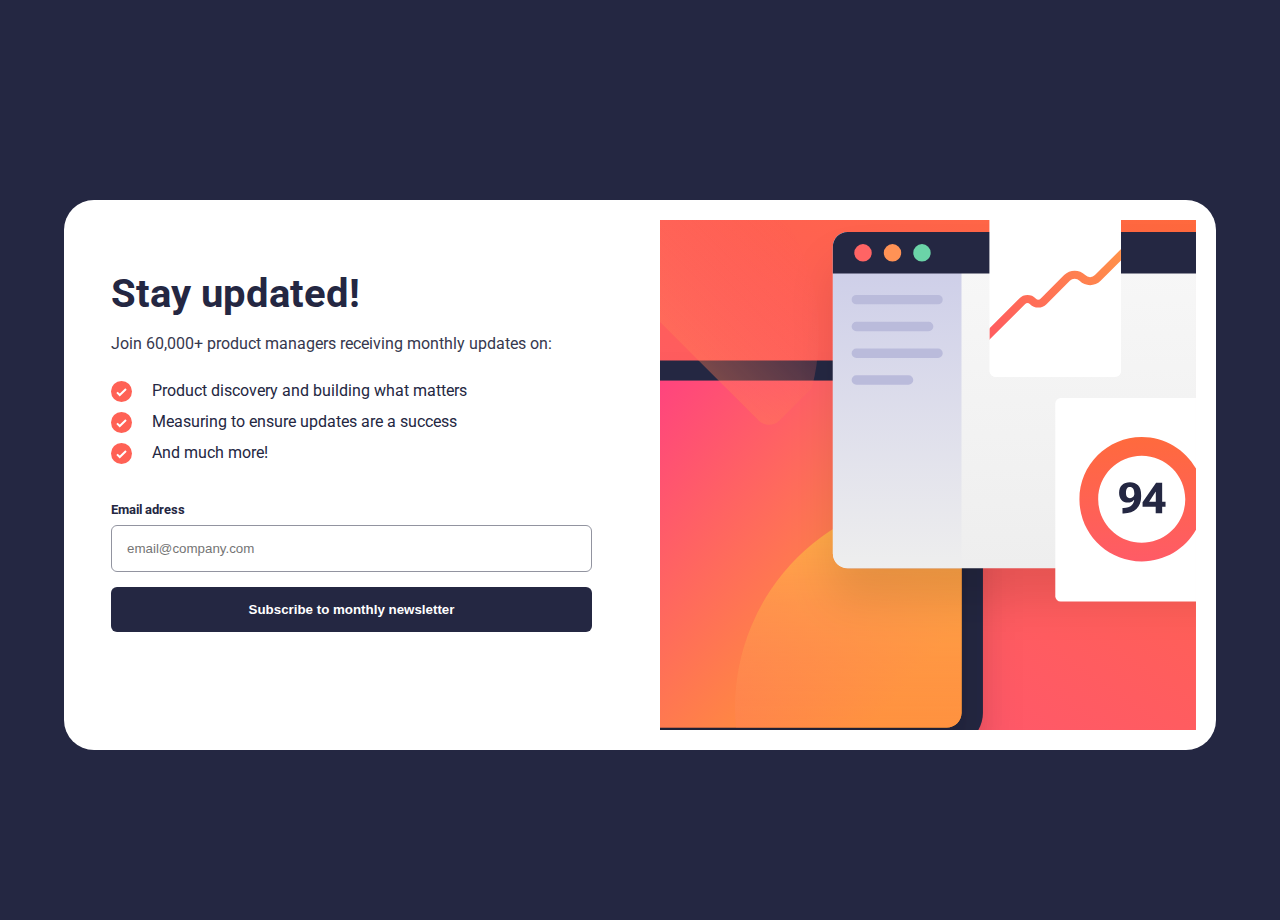
<file: index.html>
<!DOCTYPE html>
<html lang="en">
<head>
  <meta charset="UTF-8">
  <meta name="viewport" content="width=device-width, initial-scale=1.0"> 
  <link rel="icon" type="image/png" sizes="32x32" href="./assets/images/favicon-32x32.png">
  <link rel="stylesheet" href="main.css" id="link">
  <title>Sign up</title>


</head>
<body>
   <div class="sign-up" id="s">
    <div class="sign-up__right-desktop">
    <picture>
      <source media="(max-width:48em)" srcset="assets/images/illustration-sign-up-mobile.svg">
     <source media="(min-width:48em)" srcset="assets/images/illustration-sign-up-desktop.svg" > 
      <img src="assets/images/illustration-sign-up-mobile.svg" alt="illustration" class="sign-up__illustration">
    </picture> 
    
    </div>

    <div class="sign-up__left-desktop">
       <h1 class="sign-up__heading">Stay updated!</h1>
       <p class="sign-up__description">
        Join 60,000+ product managers receiving monthly updates on:
       </p>
 
       <ul class="sign-up__updates">
        <li class="sign-up__item">
          <img src="assets/images/icon-list.svg" alt="icon-list">
          <p class="sign-up__update">
            Product discovery and building what matters
          </p>
        </li>
        <li class="sign-up__item">
          <img src="assets/images/icon-list.svg" alt="icon-list">
          <p class="sign-up__update">
            Measuring to ensure updates are a success
          </p>
        </li>
        <li class="sign-up__item">
          <img src="assets/images/icon-list.svg" alt="icon-list">
          <p class="sign-up__update">
             And much more!
          </p>
        </li>
       </ul>
       <form action="" class="sign-up__form" id="form">
        <div style="display: flex; justify-content: space-between">
        <label for="email" class="sign-up__label">Email adress</label>
        <p class="validate" style="display: none;" id="invalid">Valid email required</p>
       </div>
        <input type="email" class="sign-up__email" placeholder="email@company.com" id="email">
        <button type="submit" class="sign-up__button">
          Subscribe to monthly newsletter
        </button>
       </form>
      </div>
   </div>



   <div class="success" style="display: none;" id="d">
    <img src="assets/images/icon-success.svg" alt="success" class="success__icon">
    <h1 class="success__heading">
        Thanks for subscribing!
    </h1>
    <p class="success__description">
        A confirmation email has been sent to <span class="success__email">
            ash@loremcompany.com.
        </span>
        Please open it and click the button inside to confirm your subscription.
    </p>
    <button class="success__confirm" id="dimiss">
        Dimiss message
    </button>
</div>


   <script src="script.js"></script>
</body>
</html>
</file>
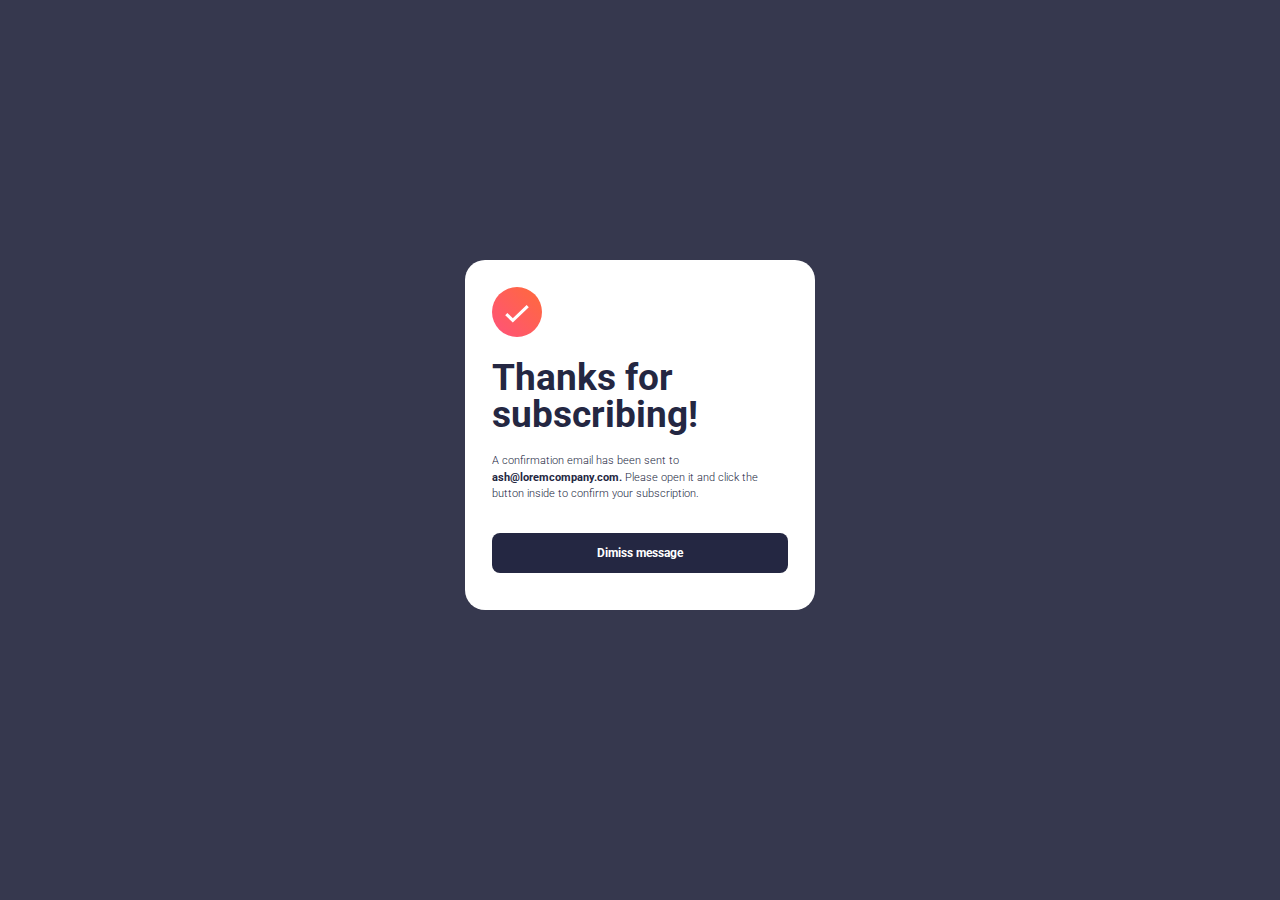
<file: success-desktop.html>
<!DOCTYPE html>
<html lang="en">
<head>
    <meta charset="UTF-8">
    <meta name="viewport" content="width=device-width, initial-scale=1.0">
    <link rel="stylesheet" href="main2.css">
    <link rel="icon" type="image/png" sizes="32x32" href="./assets/images/favicon-32x32.png">
    <title>Subscribe success</title>
</head>
<body>

    <div class="success">
        <img src="assets/images/icon-success.svg" alt="success" class="success__icon">
        <h1 class="success__heading">
            Thanks for subscribing!
        </h1>
        <p class="success__description">
            A confirmation email has been sent to <span class="success__email">
                ash@loremcompany.com.
            </span>
            Please open it and click the button inside to confirm your subscription.
        </p>
        <button class="success__confirm">
            Dimiss message
        </button>
    </div>
    
</body>
</html>
</file>
<file: main.css>
@import url("https://fonts.googleapis.com/css2?family=Roboto:wght@400;700&display=swap");
* {
  padding: 0;
  margin: 0;
  box-sizing: border-box;
}

html {
  font-size: 62.5%;
  font-family: "Roboto", sans-serif;
}

body {
  padding-bottom: 3rem;
}

.sign-up__illustration {
  width: 100%;
  max-height: 80%;
  margin-bottom: 3rem;
}

.sign-up__heading {
  font-size: 3rem;
  font-weight: 700;
  color: hsl(234, 29%, 20%);
  margin-inline: 1.7rem;
  margin-bottom: 1.5rem;
}

.sign-up__description {
  font-size: 1.6rem;
  font-weight: 400;
  margin-inline: 1.7rem;
  color: hsl(235, 18%, 26%);
  margin-bottom: 2.5rem;
}

.sign-up__item {
  display: flex;
  align-items: self-start;
  margin-bottom: 1rem;
}

.sign-up__updates {
  list-style: none;
  margin-inline: 1.7rem;
  margin-bottom: 3.8rem;
}
.sign-up__update {
  font-size: 1.6rem;
  font-weight: 400;
  color: hsl(234, 29%, 20%);
  display: inline-block;
  margin-left: 2rem;
}

.sign-up__form {
  display: flex;
  flex-direction: column;
  margin: 0 2.8rem 0 1.7rem;
}

.sign-up__label {
  font-size: 1.3rem;
  color: hsl(234, 29%, 20%);
  font-weight: 700;
  margin-bottom: 0.8rem;
}

.sign-up__email {
  padding: 1.5rem;
  border-radius: 6px;
  border: 1px solid hsl(231, 7%, 60%);
  margin-bottom: 1.5rem;
}
.sign-up__email:focus {
  outline: none;
}
.sign-up__email::-moz-placeholder {
  font-weight: 400;
}
.sign-up__email::placeholder {
  font-weight: 400;
}

.sign-up__button {
  text-align: center;
  padding-block: 1.5rem;
  color: white;
  font-weight: 700;
  background-color: hsl(234, 29%, 20%);
  border-radius: 6px;
  border: none;
  cursor: pointer;
  position: relative;
  z-index: 1;
}
.sign-up__button::before {
  content: " ";
  position: absolute;
  inset: 0;
  border-radius: 7px;
  background: linear-gradient(to right, rgba(245, 28, 64, 0.8), rgba(253, 96, 57, 0.9882352941));
  opacity: 0;
  z-index: -1;
}

.validate {
  font-size: 1.2rem;
}

.error-text {
  color: red;
}

.error-input {
  background-color: rgba(249, 64, 64, 0.528);
  border-color: rgb(249, 48, 48);
}
.error-input::-moz-placeholder {
  color: rgb(238, 77, 77);
}
.error-input::placeholder {
  color: rgb(238, 77, 77);
}

@media only screen and (hover: hover) {
  .sign-up__button:hover::before {
    opacity: 1;
  }
  .sign-up__button:hover {
    background-color: transparent;
  }
}
@media only screen and (min-width: 28.125em) {
  html {
    font-size: 80%;
  }
}
@media only screen and (min-width: 40.625em) {
  html {
    font-size: 85%;
  }
}
@media only screen and (min-width: 48em) {
  html {
    font-size: 62.5%;
    padding-top: 2rem;
  }
  body {
    display: flex;
    align-items: center;
    justify-content: center;
    height: 100vh;
    padding: 6rem 0 5rem 0;
    background-color: hsl(234, 29%, 20%);
  }
  .sign-up {
    display: flex;
    flex-direction: row-reverse;
    height: 550px;
    width: 90%;
    background-color: white;
    border-radius: 30px;
  }
  .sign-up__illustration {
    height: 100%;
    width: 100%;
    -o-object-fit: cover;
       object-fit: cover;
    max-height: none;
    margin-bottom: 0;
  }
  .sign-up__right-desktop {
    padding: 2rem;
    width: 50%;
  }
  .sign-up__left-desktop {
    padding: 7rem 2rem 0 3rem;
    width: 50%;
  }
  .sign-up__heading {
    font-size: 4rem;
  }
  .sign-up__description {
    line-height: 1.5;
  }
}/*# sourceMappingURL=main.css.map */
</file>
<file: main2.css>
@import url("https://fonts.googleapis.com/css2?family=Roboto:wght@400;700&display=swap");
* {
  padding: 0;
  margin: 0;
  box-sizing: border-box;
}

html {
  font-size: 62.5%;
  font-family: "Roboto", sans-serif;
}

body {
  padding-bottom: 3rem;
}

body {
  display: flex;
  align-items: center;
  justify-content: center;
  height: 100svh;
  background-color: hsl(235, 18%, 26%);
}

.success {
  background-color: white;
  max-width: 35rem;
  padding: 2.7rem;
  border-radius: 20px;
}
.success__icon {
  height: 5rem;
  margin-bottom: 2rem;
}
.success__heading {
  color: hsl(234, 29%, 20%);
  font-size: 3.7rem;
  font-weight: 700;
  max-width: 10ch;
  line-height: 1;
  margin-bottom: 2rem;
}
.success__description {
  font-size: 1.1rem;
  line-height: 1.5;
  color: hsl(234, 29%, 20%);
  margin-bottom: 3rem;
  font-weight: 300;
}
.success__confirm {
  font-family: inherit;
  text-align: center;
  width: 100%;
  padding-block: 1.3rem;
  border-radius: 8px;
  margin-bottom: 1rem;
  outline: none;
  color: white;
  font-weight: 700;
  font-size: 1.2rem;
  border: none;
  cursor: pointer;
  background-color: hsl(234, 29%, 20%);
  position: relative;
  z-index: 1;
  transition: background-color 0.3s;
}
.success__confirm::before {
  content: " ";
  position: absolute;
  inset: 0;
  border-radius: 10px;
  background: linear-gradient(to right, rgba(245, 28, 64, 0.8), rgba(253, 96, 57, 0.9882352941));
  opacity: 0;
  z-index: -1;
}
@media only screen and (hover: hover) {
  .success .success__confirm:hover::before {
    opacity: 1;
  }
  .success .success__confirm:hover {
    background-color: transparent;
  }
}
.success__email {
  font-weight: 700;
}

@media only screen and (max-width: 21.875em) {
  body {
    display: block;
    padding: 0;
  }
  .success {
    height: 100%;
    width: 100%;
    padding-top: 40%;
  }
  .success__icon {
    margin-bottom: 4rem;
  }
  .success__confirm {
    position: absolute;
    max-width: 20rem;
    bottom: 2rem;
  }
}/*# sourceMappingURL=main2.css.map */
</file>
